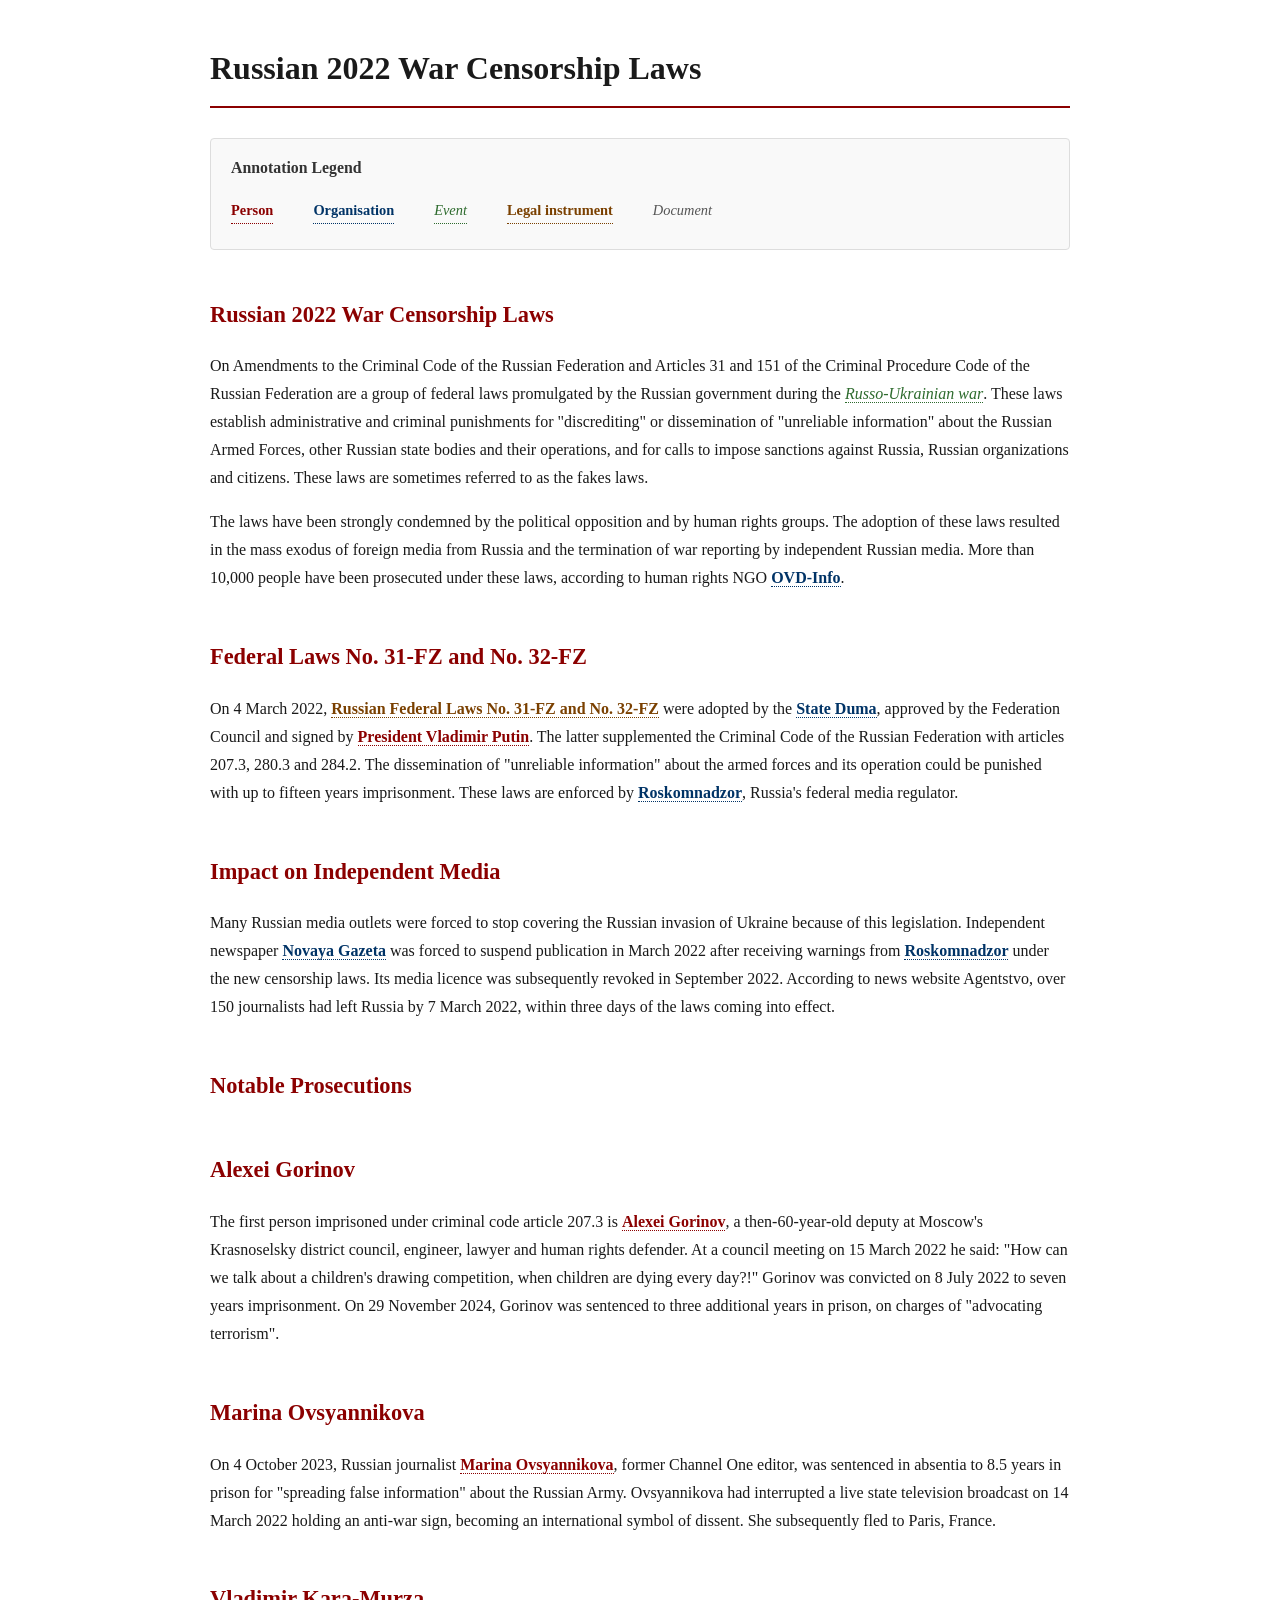
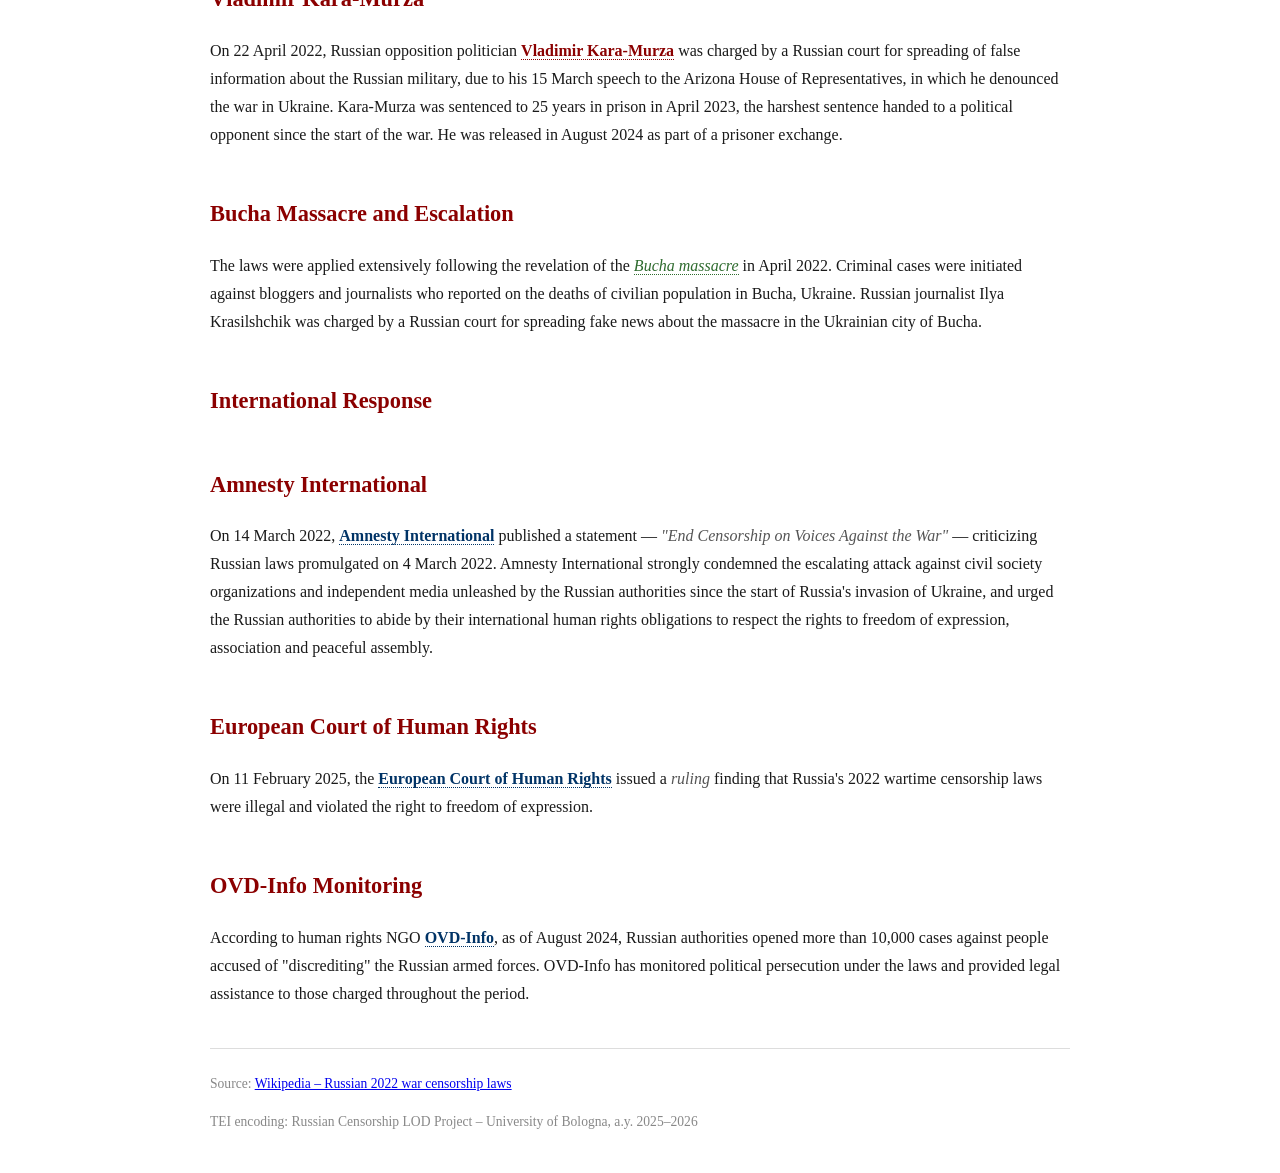
<file: tei/tei.html>
<!DOCTYPE html PUBLIC "-//W3C//DTD HTML 4.01//EN">
<html lang="en">
<head>
<meta charset="UTF-8">
<meta name="viewport" content="width=device-width, initial-scale=1.0">
<title>Russian 2022 War Censorship Laws – TEI Edition</title>
<style>
          body {
            font-family: Georgia, serif;
            max-width: 860px;
            margin: 40px auto;
            padding: 0 20px;
            color: #1a1a1a;
            line-height: 1.75;
          }
          h1 { font-size: 2em; border-bottom: 2px solid #8b0000; padding-bottom: 10px; }
          h2 { font-size: 1.4em; color: #8b0000; margin-top: 2em; }
          h3 { font-size: 1.1em; color: #555; }
          p { margin: 1em 0; }
          .persName {
            color: #8b0000;
            font-weight: bold;
            border-bottom: 1px dotted #8b0000;
            cursor: help;
          }
          .orgName {
            color: #003366;
            font-weight: bold;
            border-bottom: 1px dotted #003366;
            cursor: help;
          }
          .event {
            color: #2e6b2e;
            font-style: italic;
            border-bottom: 1px dotted #2e6b2e;
            cursor: help;
          }
          .legislation {
            color: #7a4000;
            font-weight: bold;
            border-bottom: 1px dotted #7a4000;
          }
          .document {
            color: #555;
            font-style: italic;
          }
          .legend {
            background: #f9f9f9;
            border: 1px solid #ddd;
            padding: 15px 20px;
            margin: 30px 0;
            border-radius: 4px;
            font-size: 0.9em;
          }
          .legend h3 { margin-top: 0; color: #333; }
          .legend span { display: inline-block; margin-right: 20px; margin-bottom: 5px; }
          .source {
            font-size: 0.85em;
            color: #888;
            margin-top: 40px;
            border-top: 1px solid #ddd;
            padding-top: 10px;
          }
        </style>
</head>
<body>
<h1>Russian 2022 War Censorship Laws</h1>
<div class="legend">
<h3>Annotation Legend</h3>
<span><span class="persName">Person</span></span><span><span class="orgName">Organisation</span></span><span><span class="event">Event</span></span><span><span class="legislation">Legal instrument</span></span><span><span class="document">Document</span></span>
</div>
      <div>
        <h2>Russian 2022 War Censorship Laws</h2>

        <div>
          <p>On Amendments to the Criminal Code of the Russian Federation and Articles 31 and 151
            of the Criminal Procedure Code of the Russian Federation are a group of federal laws
            promulgated by the Russian government during the
            <span class="event" title="Event: Russo-Ukrainian war">Russo-Ukrainian war</span>. These laws establish
            administrative and criminal punishments for "discrediting" or dissemination of
            "unreliable information" about the Russian Armed Forces, other Russian state bodies and
            their operations, and for calls to impose sanctions against Russia, Russian organizations
            and citizens. These laws are sometimes referred to as the fakes laws.</p>

          <p>The laws have been strongly condemned by the political opposition and by human rights
            groups. The adoption of these laws resulted in the mass exodus of foreign media from
            Russia and the termination of war reporting by independent Russian media. More than
            10,000 people have been prosecuted under these laws, according to human rights NGO
            <span class="orgName" title="Organisation: OVD-Info">OVD-Info</span>.</p>
        </div>

        <div>
          <h2>Federal Laws No. 31-FZ and No. 32-FZ</h2>

          <p>On 4 March 2022,
            <span class="legislation" title="Legal instrument: Russian Federal Laws No. 31-FZ and No. 32-FZ">Russian Federal Laws No. 31-FZ and No. 32-FZ</span>
            were adopted by the <span class="orgName" title="Organisation: State Duma">State Duma</span>, approved by the
            Federation Council and signed by <span class="persName" title="Person: President Vladimir
            Putin">President Vladimir
            Putin</span>. The latter supplemented the Criminal Code of the Russian Federation
            with articles 207.3, 280.3 and 284.2. The dissemination of "unreliable information"
            about the armed forces and its operation could be punished with up to fifteen years
            imprisonment. These laws are enforced by
            <span class="orgName" title="Organisation: Roskomnadzor">Roskomnadzor</span>, Russia's federal media
            regulator.</p>
        </div>

        <div>
          <h2>Impact on Independent Media</h2>

          <p>Many Russian media outlets were forced to stop covering the Russian invasion of Ukraine
            because of this legislation. Independent newspaper
            <span class="orgName" title="Organisation: Novaya Gazeta">Novaya Gazeta</span> was forced to suspend publication
            in March 2022 after receiving warnings from
            <span class="orgName" title="Organisation: Roskomnadzor">Roskomnadzor</span> under the new censorship laws. Its
            media licence was subsequently revoked in September 2022. According to news website
            Agentstvo, over 150 journalists had left Russia by 7 March 2022, within three days of
            the laws coming into effect.</p>
        </div>

        <div>
          <h2>Notable Prosecutions</h2>

          <div>
            <h2>Alexei Gorinov</h2>
            <p>The first person imprisoned under criminal code article 207.3 is
              <span class="persName" title="Person: Alexei Gorinov">Alexei Gorinov</span>, a then-60-year-old deputy
              at Moscow's Krasnoselsky district council, engineer, lawyer and human rights defender.
              At a council meeting on 15 March 2022 he said: "How can we talk about a children's
              drawing competition, when children are dying every day?!" Gorinov was convicted on
              8 July 2022 to seven years imprisonment. On 29 November 2024, Gorinov was sentenced
              to three additional years in prison, on charges of "advocating terrorism".</p>
          </div>

          <div>
            <h2>Marina Ovsyannikova</h2>
            <p>On 4 October 2023, Russian journalist
              <span class="persName" title="Person: Marina Ovsyannikova">Marina Ovsyannikova</span>, former Channel
              One editor, was sentenced in absentia to 8.5 years in prison for "spreading false
              information" about the Russian Army. Ovsyannikova had interrupted a live state
              television broadcast on 14 March 2022 holding an anti-war sign, becoming an
              international symbol of dissent. She subsequently fled to Paris, France.</p>
          </div>

          <div>
            <h2>Vladimir Kara-Murza</h2>
            <p>On 22 April 2022, Russian opposition politician
              <span class="persName" title="Person: Vladimir Kara-Murza">Vladimir Kara-Murza</span> was charged by a
              Russian court for spreading of false information about the Russian military, due to
              his 15 March speech to the Arizona House of Representatives, in which he denounced
              the war in Ukraine. Kara-Murza was sentenced to 25 years in prison in April 2023,
              the harshest sentence handed to a political opponent since the start of the war.
              He was released in August 2024 as part of a prisoner exchange.</p>
          </div>
        </div>

        <div>
          <h2>Bucha Massacre and Escalation</h2>

          <p>The laws were applied extensively following the revelation of the
            <span class="event" title="Event: Bucha massacre">Bucha massacre</span> in April 2022. Criminal
            cases were initiated against bloggers and journalists who reported on the deaths of
            civilian population in Bucha, Ukraine. Russian journalist Ilya Krasilshchik was
            charged by a Russian court for spreading fake news about the massacre in the Ukrainian
            city of Bucha.</p>
        </div>

        <div>
          <h2>International Response</h2>

          <div>
            <h2>Amnesty International</h2>
            <p>On 14 March 2022,
              <span class="orgName" title="Organisation: Amnesty International">Amnesty International</span> published a
              statement — <span class="document" title='Document: "End Censorship on Voices Against the War"'>"End Censorship on Voices Against the War"</span> —
              criticizing Russian laws promulgated on 4 March 2022. Amnesty International strongly
              condemned the escalating attack against civil society organizations and independent
              media unleashed by the Russian authorities since the start of Russia's invasion of
              Ukraine, and urged the Russian authorities to abide by their international human
              rights obligations to respect the rights to freedom of expression, association and
              peaceful assembly.</p>
          </div>

          <div>
            <h2>European Court of Human Rights</h2>
            <p>On 11 February 2025, the
              <span class="orgName" title="Organisation: European Court of Human Rights">European Court of Human Rights</span>
              issued a
              <span class="document" title="Document: ruling">ruling</span>
              finding that Russia's 2022 wartime censorship laws were illegal and violated the
              right to freedom of expression.</p>
          </div>

          <div>
            <h2>OVD-Info Monitoring</h2>
            <p>According to human rights NGO
              <span class="orgName" title="Organisation: OVD-Info">OVD-Info</span>, as of August 2024, Russian authorities
              opened more than 10,000 cases against people accused of "discrediting" the Russian
              armed forces. OVD-Info has monitored political persecution under the laws and
              provided legal assistance to those charged throughout the period.</p>
          </div>
        </div>

      </div>
    <div class="source">
<p>Source: <a href="https://en.wikipedia.org/wiki/Russian_2022_war_censorship_laws" target="_blank">Wikipedia – Russian 2022 war censorship laws</a></p>
<p>TEI encoding: Russian Censorship LOD Project – University of Bologna, a.y. 2025–2026</p>
</div>
</body>
</html>
</file>
